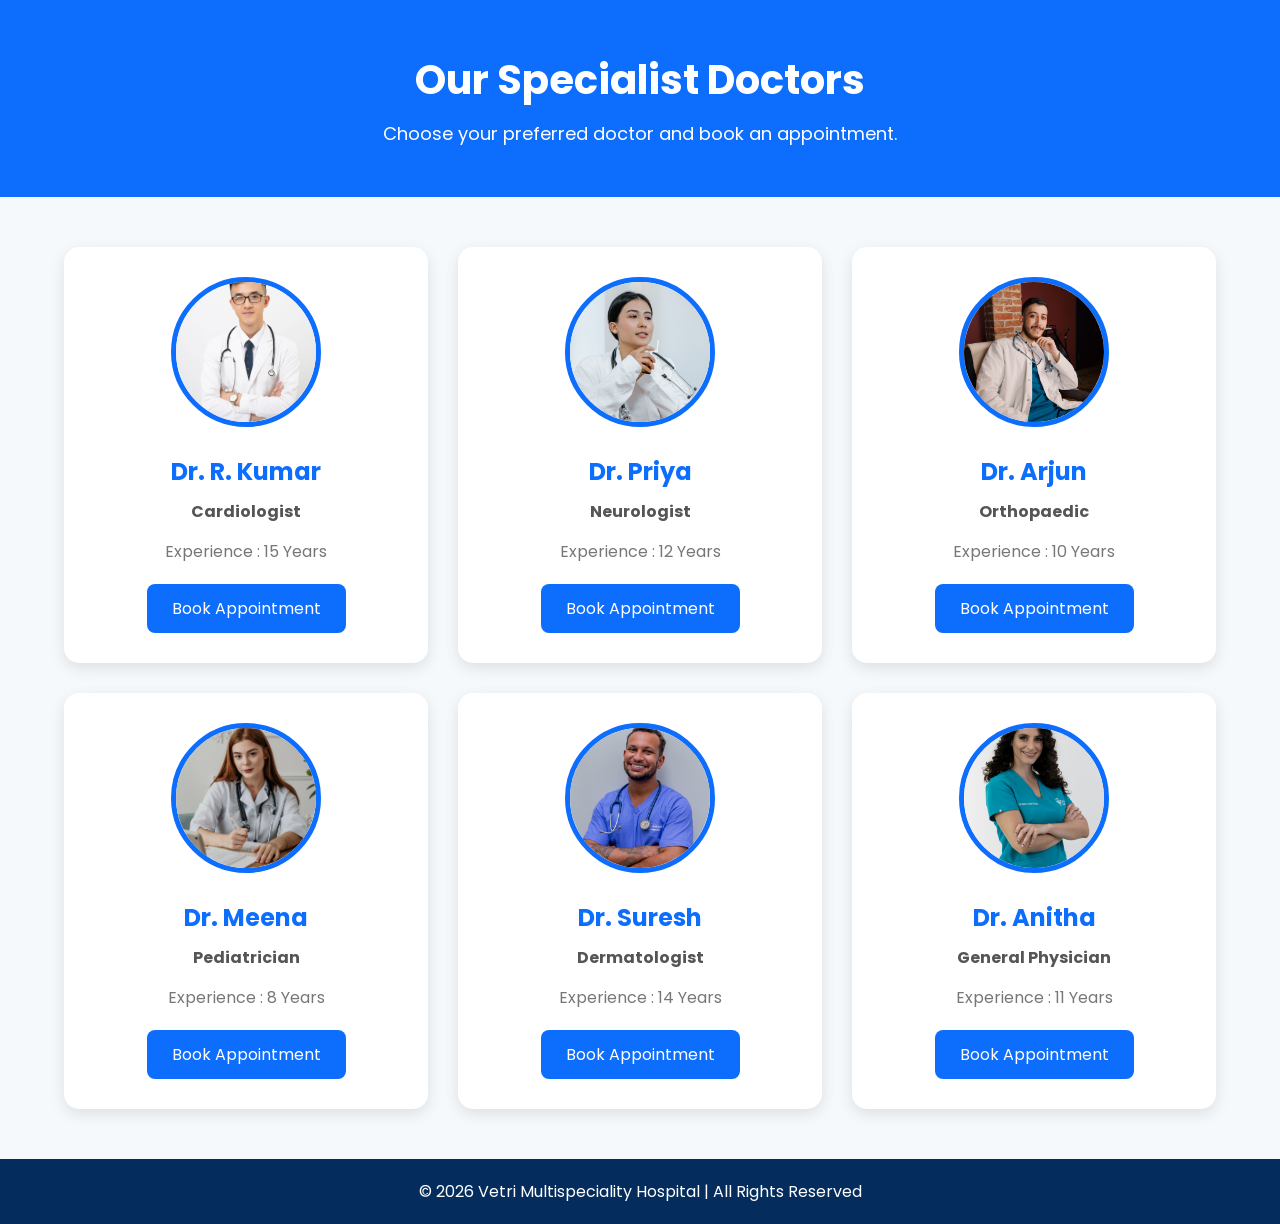
<file: doctors.html>
<!DOCTYPE html>
<html lang="en">

<head>

    <meta charset="UTF-8">
    <meta name="viewport" content="width=device-width, initial-scale=1.0">

    <title>Our Doctors | Vetri Multispeciality Hospital</title>

    <link rel="stylesheet" href="css/doctors.css">

    <link href="https://fonts.googleapis.com/css2?family=Poppins:wght@300;400;500;600;700&display=swap" rel="stylesheet">

    <link rel="stylesheet"
    href="https://cdnjs.cloudflare.com/ajax/libs/font-awesome/6.6.0/css/all.min.css">

</head>

<body>

<header>

    <h1>Our Specialist Doctors</h1>

    <p>Choose your preferred doctor and book an appointment.</p>

</header>

<section class="doctor-container">

    <div class="doctor-card">

        <img src="images/doctor1.jpg" alt="Doctor">

        <h2>Dr. R. Kumar</h2>

        <h4>Cardiologist</h4>

        <p>Experience : 15 Years</p>

        <a href="booking.html">Book Appointment</a>

    </div>

    <div class="doctor-card">

        <img src="images/doctor2.jpg" alt="Doctor">

        <h2>Dr. Priya</h2>

        <h4>Neurologist</h4>

        <p>Experience : 12 Years</p>

        <a href="booking.html">Book Appointment</a>

    </div>

    <div class="doctor-card">

        <img src="images/doctor3.jpg" alt="Doctor">

        <h2>Dr. Arjun</h2>

        <h4>Orthopaedic</h4>

        <p>Experience : 10 Years</p>

        <a href="booking.html">Book Appointment</a>

    </div>

    <div class="doctor-card">

        <img src="images/doctor4.jpg" alt="Doctor">

        <h2>Dr. Meena</h2>

        <h4>Pediatrician</h4>

        <p>Experience : 8 Years</p>

        <a href="booking.html">Book Appointment</a>

    </div>

    <div class="doctor-card">

        <img src="images/doctor5.jpg" alt="Doctor">

        <h2>Dr. Suresh</h2>

        <h4>Dermatologist</h4>

        <p>Experience : 14 Years</p>

        <a href="booking.html">Book Appointment</a>

    </div>

    <div class="doctor-card">

        <img src="images/doctor6.jpg" alt="Doctor">

        <h2>Dr. Anitha</h2>

        <h4>General Physician</h4>

        <p>Experience : 11 Years</p>

        <a href="booking.html">Book Appointment</a>

    </div>

</section>

<footer>

    <p>© 2026 Vetri Multispeciality Hospital | All Rights Reserved</p>

</footer>

</body>

</html>
</file>
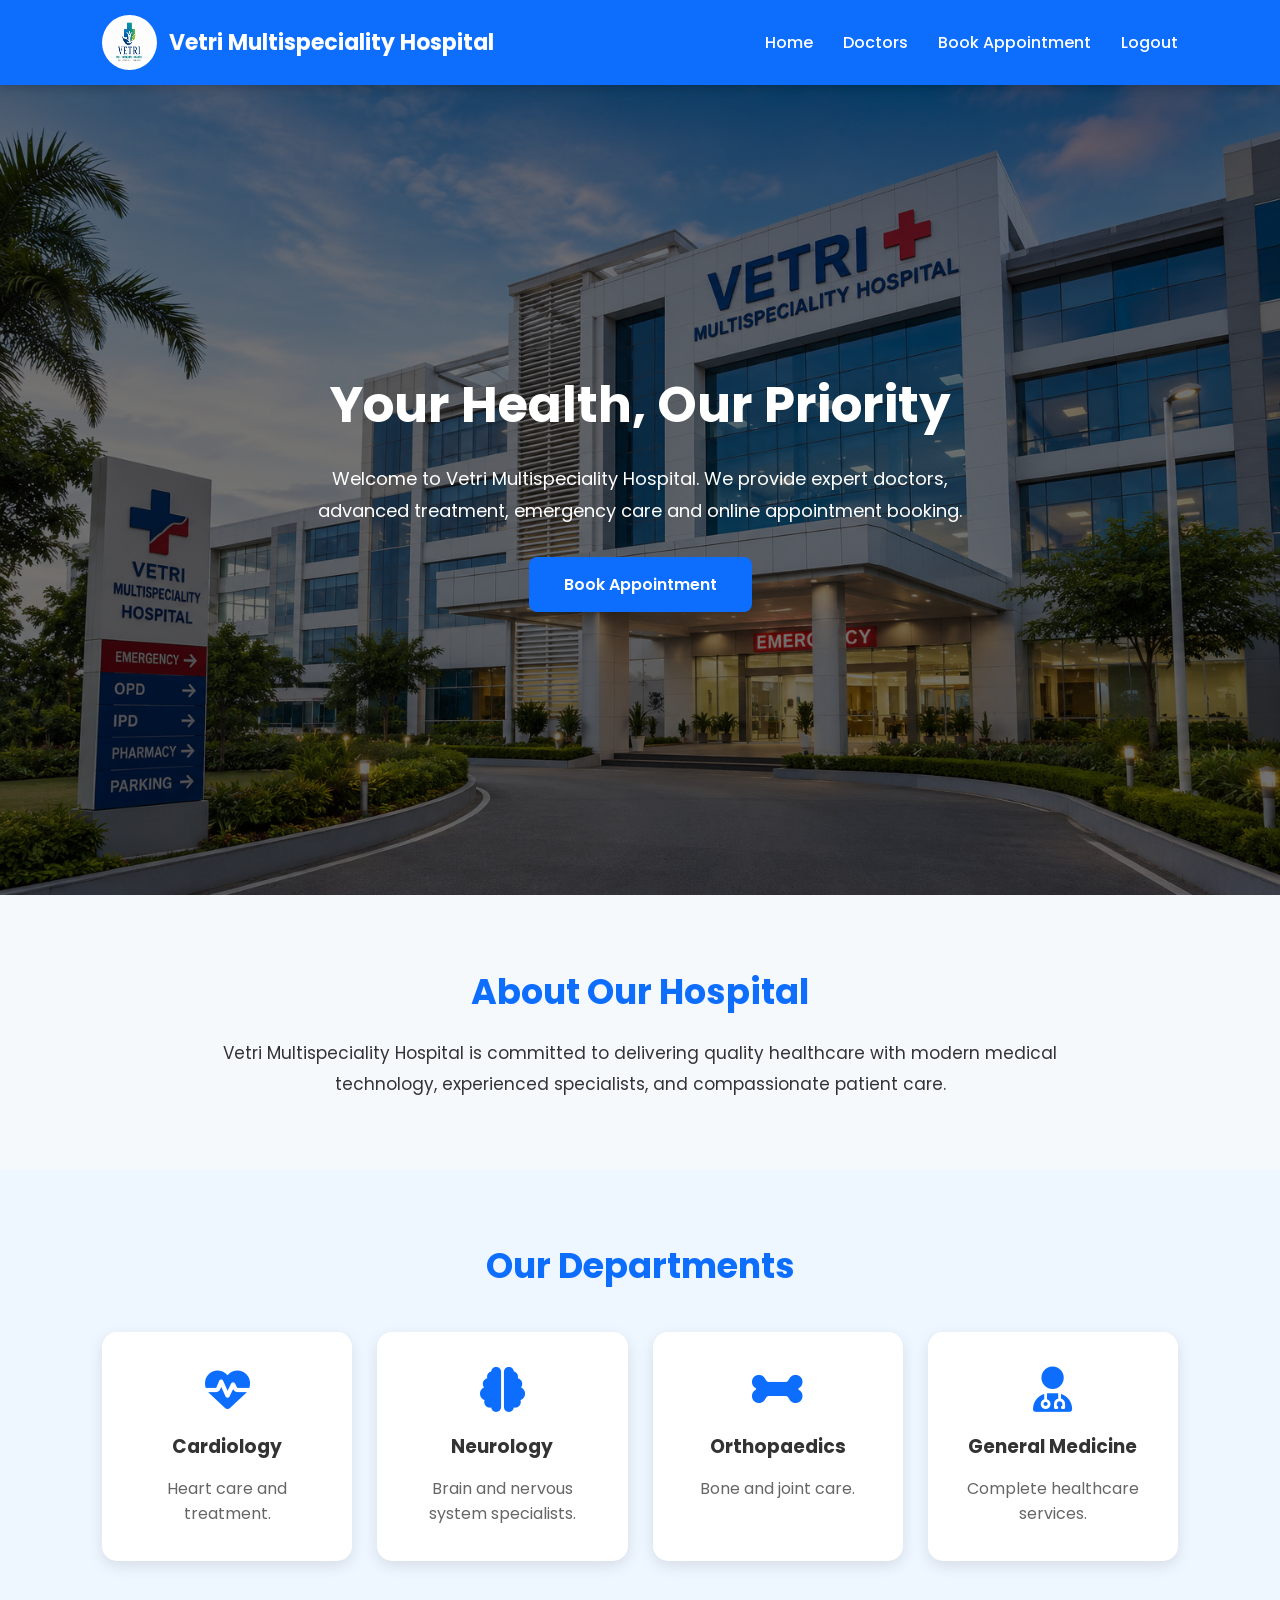
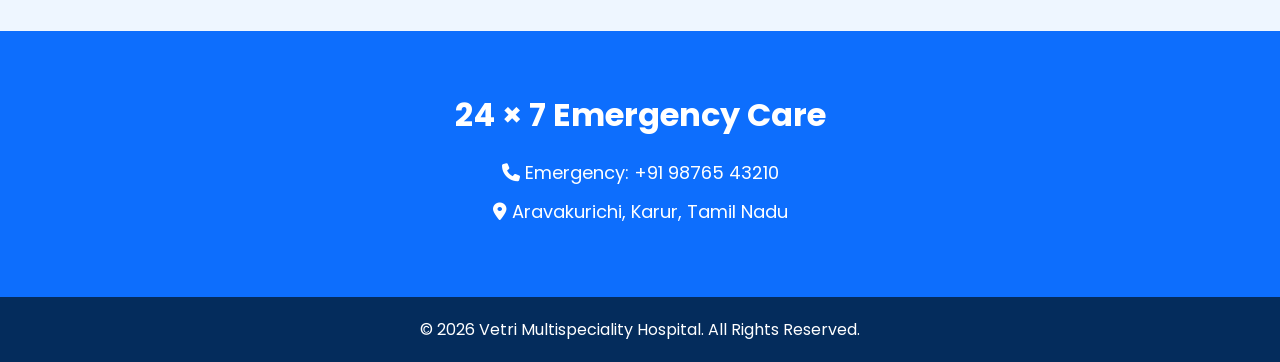
<file: home.html>
<!DOCTYPE html>
<html lang="en">

<head>

    <meta charset="UTF-8">
    <meta name="viewport" content="width=device-width, initial-scale=1.0">

    <title>Vetri Multispeciality Hospital</title>

    <link rel="stylesheet" href="css/home.css">

    <link href="https://fonts.googleapis.com/css2?family=Poppins:wght@300;400;500;600;700&display=swap" rel="stylesheet">

    <link rel="stylesheet"
    href="https://cdnjs.cloudflare.com/ajax/libs/font-awesome/6.6.0/css/all.min.css">

</head>

<body>

<!-- Navigation -->

<nav>

    <div class="logo">

        <img src="images/logo.png" alt="Logo">

        <h2>Vetri Multispeciality Hospital</h2>

    </div>

    <ul>

        <li><a href="home.html">Home</a></li>

        <li><a href="doctors.html">Doctors</a></li>

        <li><a href="booking.html">Book Appointment</a></li>

        <li><a href="index.html">Logout</a></li>

    </ul>

</nav>

<!-- Hero Section -->

<section class="hero">

    <div class="hero-text">

        <h1>Your Health, Our Priority</h1>

        <p>

            Welcome to Vetri Multispeciality Hospital.

            We provide expert doctors, advanced treatment,

            emergency care and online appointment booking.

        </p>

        <a href="booking.html" class="btn">

            Book Appointment

        </a>

    </div>

</section>

<!-- About -->

<section class="about">

    <h2>About Our Hospital</h2>

    <p>

        Vetri Multispeciality Hospital is committed to delivering
        quality healthcare with modern medical technology,
        experienced specialists, and compassionate patient care.

    </p>

</section>

<!-- Departments -->

<section class="departments">

    <h2>Our Departments</h2>

    <div class="cards">

        <div class="card">
            <i class="fa-solid fa-heart-pulse"></i>
            <h3>Cardiology</h3>
            <p>Heart care and treatment.</p>
        </div>

        <div class="card">
            <i class="fa-solid fa-brain"></i>
            <h3>Neurology</h3>
            <p>Brain and nervous system specialists.</p>
        </div>

        <div class="card">
            <i class="fa-solid fa-bone"></i>
            <h3>Orthopaedics</h3>
            <p>Bone and joint care.</p>
        </div>

        <div class="card">
            <i class="fa-solid fa-user-doctor"></i>
            <h3>General Medicine</h3>
            <p>Complete healthcare services.</p>
        </div>

    </div>

</section>

<!-- Emergency -->

<section class="emergency">

    <h2>24 × 7 Emergency Care</h2>

    <p>

        <i class="fa-solid fa-phone"></i>

        Emergency: +91 98765 43210

    </p>

    <p>

        <i class="fa-solid fa-location-dot"></i>

        Aravakurichi, Karur, Tamil Nadu

    </p>

</section>

<!-- Footer -->

<footer>

    <p>

        © 2026 Vetri Multispeciality Hospital.

        All Rights Reserved.

    </p>

</footer>

</body>

</html>
</file>
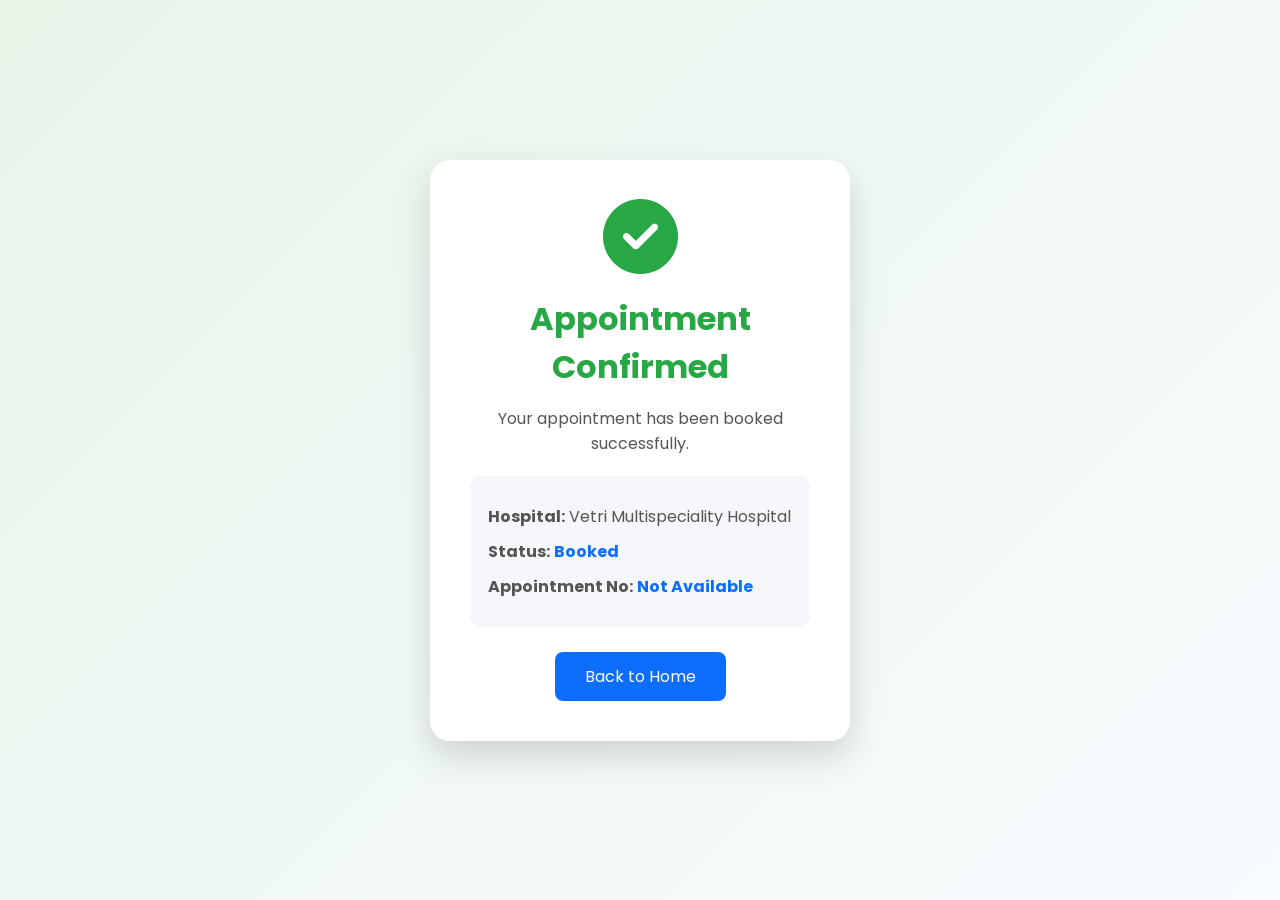
<file: success.html>
<!DOCTYPE html>
<html lang="en">

<head>

<meta charset="UTF-8">
<meta name="viewport" content="width=device-width, initial-scale=1.0">

<title>Appointment Confirmed | Vetri Multispeciality Hospital</title>

<link href="https://fonts.googleapis.com/css2?family=Poppins:wght@300;400;500;600;700&display=swap" rel="stylesheet">

<link rel="stylesheet"
href="https://cdnjs.cloudflare.com/ajax/libs/font-awesome/6.6.0/css/all.min.css">

<style>

*{
margin:0;
padding:0;
box-sizing:border-box;
font-family:'Poppins',sans-serif;
}

body{

height:100vh;
display:flex;
justify-content:center;
align-items:center;
background:linear-gradient(135deg,#e8f5e9,#f8fbff);

}

.box{

width:420px;
background:#fff;
padding:40px;
border-radius:20px;
text-align:center;
box-shadow:0 15px 35px rgba(0,0,0,.15);

}

.box i{

font-size:75px;
color:#28a745;
margin-bottom:20px;

}

.box h1{

color:#28a745;
margin-bottom:15px;

}

.box p{

color:#555;
margin-bottom:15px;

}

.details{

margin-top:20px;
padding:18px;
background:#f5f7fa;
border-radius:10px;
text-align:left;

}

.details p{

margin:10px 0;
font-size:16px;

}

.details span{

font-weight:bold;
color:#0d6efd;

}

a{

display:inline-block;
margin-top:25px;
padding:12px 30px;
background:#0d6efd;
color:white;
text-decoration:none;
border-radius:8px;
transition:.3s;

}

a:hover{

background:#0b5ed7;

}

</style>

</head>

<body>

<div class="box">

<i class="fa-solid fa-circle-check"></i>

<h1>Appointment Confirmed</h1>

<p>Your appointment has been booked successfully.</p>

<div class="details">

<p><strong>Hospital:</strong> Vetri Multispeciality Hospital</p>

<p><strong>Status:</strong> <span>Booked</span></p>

<p><strong>Appointment No:</strong> <span id="appointmentNo"></span></p>

</div>

<a href="home.html">Back to Home</a>

</div>

<script>

document.getElementById("appointmentNo").innerText =
localStorage.getItem("appointmentNo") || "Not Available";

</script>

</body>

</html>
</file>
<file: css/doctors.css>
*{
    margin:0;
    padding:0;
    box-sizing:border-box;
    font-family:'Poppins',sans-serif;
}

body{
    background:#f5f9fc;
}

/* Header */

header{
    background:#0d6efd;
    color:#fff;
    text-align:center;
    padding:50px 20px;
}

header h1{
    font-size:40px;
    margin-bottom:10px;
}

header p{
    font-size:18px;
}

/* Doctor Cards */

.doctor-container{
    width:90%;
    margin:50px auto;
    display:grid;
    grid-template-columns:repeat(auto-fit,minmax(280px,1fr));
    gap:30px;
}

.doctor-card{
    background:#fff;
    border-radius:15px;
    padding:30px;
    text-align:center;
    box-shadow:0 5px 15px rgba(0,0,0,.1);
    transition:.3s;
}

.doctor-card:hover{
    transform:translateY(-10px);
}

.doctor-card img{
    width:150px;
    height:150px;
    object-fit:cover;
    border-radius:50%;
    border:5px solid #0d6efd;
    margin-bottom:20px;
}

.doctor-card h2{
    color:#0d6efd;
    margin-bottom:10px;
}

.doctor-card h4{
    color:#555;
    margin-bottom:15px;
}

.doctor-card p{
    margin-bottom:20px;
    color:#777;
}

.doctor-card a{
    display:inline-block;
    padding:12px 25px;
    background:#0d6efd;
    color:#fff;
    text-decoration:none;
    border-radius:8px;
    transition:.3s;
}

.doctor-card a:hover{
    background:#084298;
}

/* Footer */

footer{
    background:#042c5c;
    color:white;
    text-align:center;
    padding:20px;
    margin-top:40px;
}

/* Responsive */

@media(max-width:768px){

    header h1{
        font-size:30px;
    }

    .doctor-card{
        padding:20px;
    }

    .doctor-card img{
        width:120px;
        height:120px;
    }

}
</file>
<file: css/home.css>
*{
    margin:0;
    padding:0;
    box-sizing:border-box;
    font-family:'Poppins',sans-serif;
}

body{
    background:#f5f9fc;
    color:#333;
}

/* Navigation */

nav{
    width:100%;
    background:#0d6efd;
    color:#fff;
    display:flex;
    justify-content:space-between;
    align-items:center;
    padding:15px 8%;
    position:sticky;
    top:0;
    z-index:1000;
    box-shadow:0 2px 10px rgba(0,0,0,.2);
}

.logo{
    display:flex;
    align-items:center;
    gap:12px;
}

.logo img{
    width:55px;
    height:55px;
    border-radius:50%;
    background:#fff;
    padding:4px;
}

.logo h2{
    font-size:22px;
}

nav ul{
    list-style:none;
    display:flex;
    gap:30px;
}

nav ul li a{
    color:#fff;
    text-decoration:none;
    font-weight:500;
    transition:.3s;
}

nav ul li a:hover{
    color:#ffd54f;
}

/* Hero Section */

.hero{
    height:90vh;
    background:url("../images/hospital.jpg") center center/cover no-repeat;
    display:flex;
    align-items:center;
    justify-content:center;
    text-align:center;
    position:relative;
}

.hero::before{
    content:"";
    position:absolute;
    inset:0;
    background:rgba(0,0,0,.55);
}

.hero-text{
    position:relative;
    color:#fff;
    max-width:700px;
    padding:20px;
}

.hero-text h1{
    font-size:50px;
    margin-bottom:20px;
}

.hero-text p{
    font-size:18px;
    line-height:1.8;
    margin-bottom:30px;
}

.btn{
    display:inline-block;
    padding:15px 35px;
    background:#0d6efd;
    color:#fff;
    text-decoration:none;
    border-radius:8px;
    transition:.3s;
    font-weight:600;
}

.btn:hover{
    background:#084298;
    transform:translateY(-3px);
}

/* About */

.about{
    padding:70px 10%;
    text-align:center;
}

.about h2{
    color:#0d6efd;
    margin-bottom:20px;
    font-size:35px;
}

.about p{
    max-width:900px;
    margin:auto;
    line-height:1.8;
    font-size:17px;
}

/* Departments */

.departments{
    padding:70px 8%;
    background:#eef6ff;
}

.departments h2{
    text-align:center;
    color:#0d6efd;
    margin-bottom:40px;
    font-size:35px;
}

.cards{
    display:grid;
    grid-template-columns:repeat(auto-fit,minmax(230px,1fr));
    gap:25px;
}

.card{
    background:#fff;
    padding:35px 25px;
    border-radius:15px;
    text-align:center;
    box-shadow:0 5px 15px rgba(0,0,0,.1);
    transition:.3s;
}

.card:hover{
    transform:translateY(-10px);
}

.card i{
    font-size:45px;
    color:#0d6efd;
    margin-bottom:20px;
}

.card h3{
    margin-bottom:15px;
}

.card p{
    color:#666;
}

/* Emergency */

.emergency{
    padding:60px 10%;
    background:#0d6efd;
    color:#fff;
    text-align:center;
}

.emergency h2{
    margin-bottom:20px;
    font-size:32px;
}

.emergency p{
    margin:12px 0;
    font-size:18px;
}

/* Footer */

footer{
    background:#042c5c;
    color:#fff;
    text-align:center;
    padding:20px;
}

/* Responsive */

@media(max-width:900px){

    nav{
        flex-direction:column;
        gap:15px;
        padding:20px;
    }

    nav ul{
        flex-wrap:wrap;
        justify-content:center;
        gap:15px;
    }

    .hero-text h1{
        font-size:35px;
    }

    .hero-text p{
        font-size:16px;
    }

    .about h2,
    .departments h2,
    .emergency h2{
        font-size:28px;
    }

}
</file>
